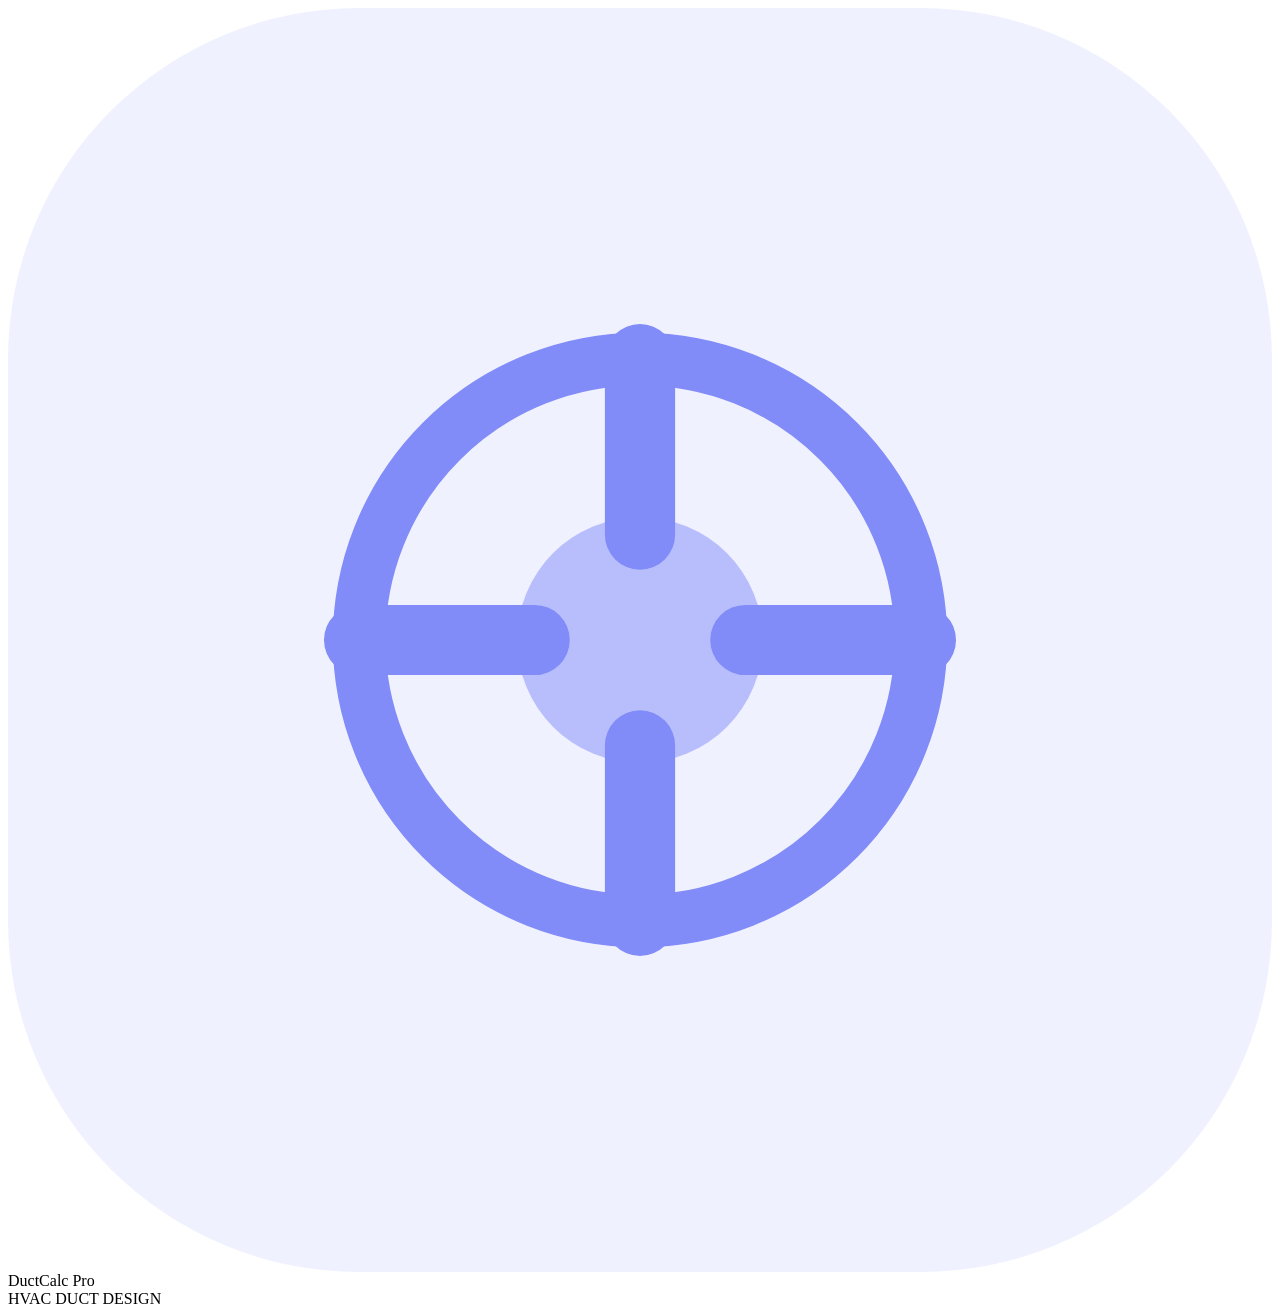
<file: parts/03-body-start.html>
</head>
<body>

<!-- ===== APP HEADER ===== -->
<header class="header" id="appHeaderHome">
  <div class="header-brand">
    <div class="header-logo">
      <svg viewBox="0 0 36 36" fill="none" xmlns="http://www.w3.org/2000/svg">
        <rect width="36" height="36" rx="10" fill="#818cf8" fill-opacity="0.12"/>
        <circle cx="18" cy="18" r="8" stroke="#818cf8" stroke-width="1.5" fill="none"/>
        <circle cx="18" cy="18" r="3.5" fill="#818cf8" fill-opacity="0.5"/>
        <path d="M10 18h5M21 18h5M18 10v5M18 21v5" stroke="#818cf8" stroke-width="2" stroke-linecap="round"/>
      </svg>
    </div>
    <div>
      <div class="header-title">DuctCalc Pro</div>
      <div class="header-subtitle">HVAC DUCT DESIGN</div>
    </div>
  </div>
</header>

<!-- Hidden nav-tabs for JS compatibility -->
<div style="display:none">
  <button class="nav-tab active" data-page="roomcfm"></button>
  <button class="nav-tab" data-page="system"></button>
  <button class="nav-tab" data-page="calculator"></button>
  <button class="nav-tab" data-page="eqlen"></button>
  <button class="nav-tab" data-page="frworksheet"></button>
  <button class="nav-tab" data-page="filters"></button>
  <button class="nav-tab" data-page="psychro"></button>
</div>

<!-- Hidden elements for JS getElementById refs that don't exist in static HTML -->
<div style="display:none">
  <div id="branchTreeBody"></div>
  <div id="branchTreePanel"></div>
  <div id="cfmEstRooms"></div>
  <div id="cfmEstTot"></div>
  <span id="compressionValue"></span>
  <span id="hdrCFM"></span>
  <span id="hdrFriction"></span>
  <span id="hdrVelocity"></span>
  <div id="sysFilterDisclaimer"></div>
  <div id="sysRunArea"></div>
  <div id="sysRunTabs"></div>
  <div id="tightnessACH"></div>
  <div id="tightnessDesc"></div>
  <div id="tightnessSelect"></div>
</div>
</file>
